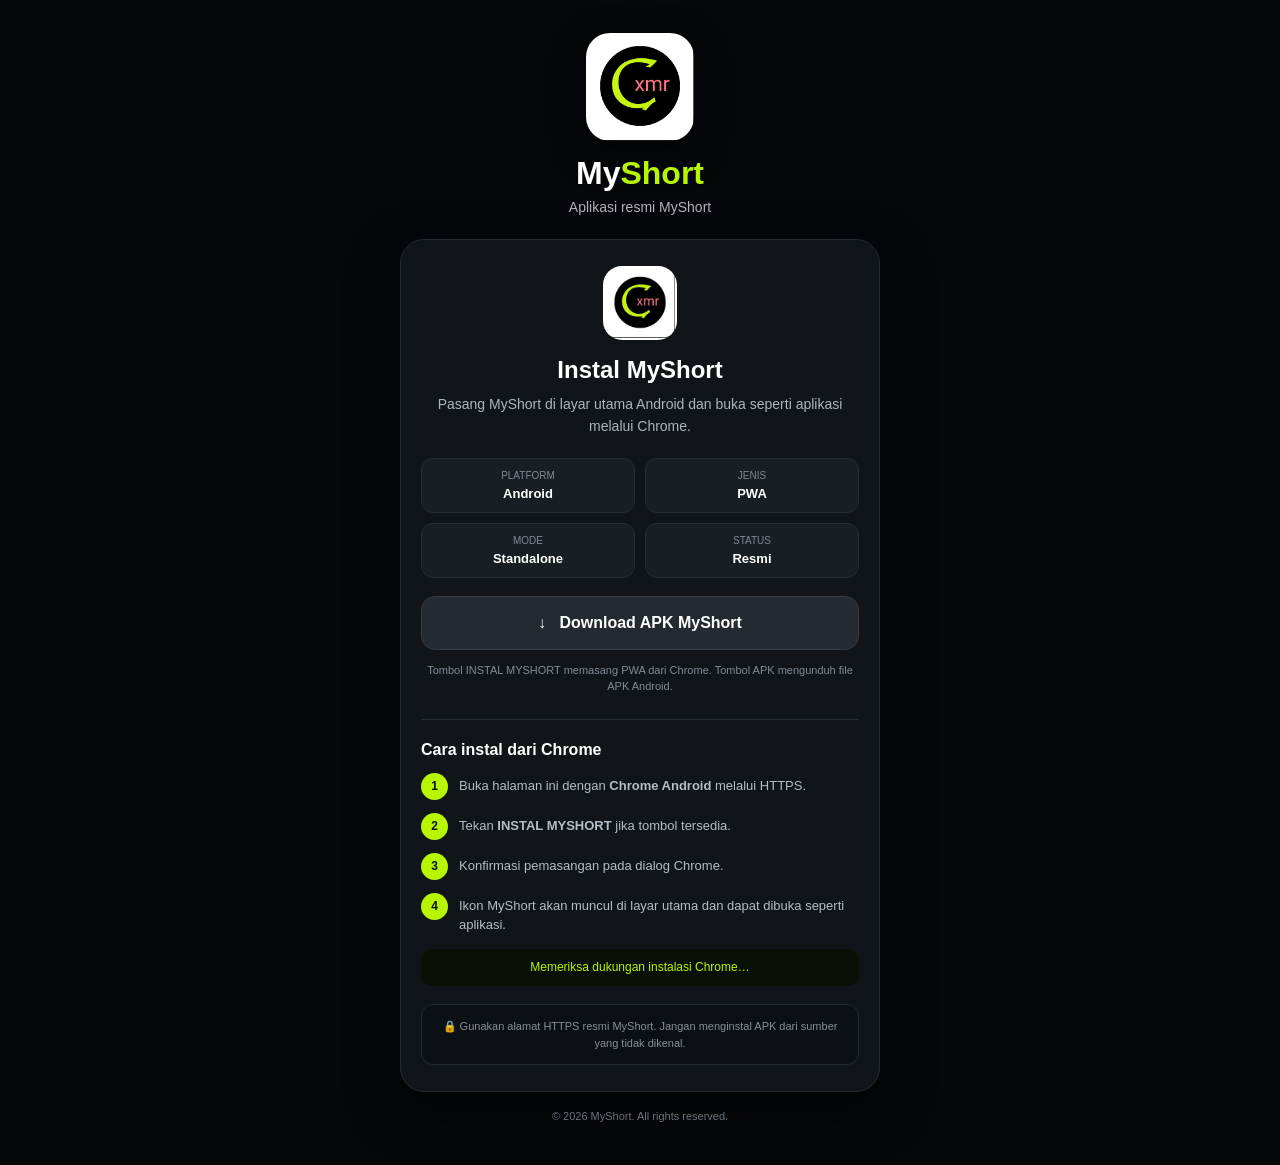
<file: index.html>
<!doctype html>
<html lang="id">
<head>
<meta charset="UTF-8">
<meta name="viewport" content="width=device-width,initial-scale=1,viewport-fit=cover">
<meta name="theme-color" content="#05070a">
<meta name="description" content="Aplikasi resmi MyShort untuk Android.">
<meta name="mobile-web-app-capable" content="yes">
<meta name="apple-mobile-web-app-capable" content="yes">
<link rel="manifest" href="./manifest.json">
<link rel="icon" href="./icon-192.png">
<link rel="apple-touch-icon" href="./icon-192.png">
<title>MyShort — Instal & Download</title>
<style>
*{box-sizing:border-box;margin:0;padding:0}body{min-height:100vh;padding:18px;background:#05070a;color:#fff;font-family:Arial,Helvetica,sans-serif;display:flex;justify-content:center}.page{width:100%;max-width:480px;text-align:center;padding:10px 0 25px}.logo{width:108px;height:108px;object-fit:contain;display:block;margin:5px auto 14px;border-radius:24px;box-shadow:0 12px 35px #0008}.brand{font-size:32px;font-weight:800}.brand span{color:#b7f500}.subtitle{margin:7px 0 24px;color:#aeb5bd;font-size:14px}.card{background:#11151a;border:1px solid #252b32;border-radius:24px;padding:26px 20px;box-shadow:0 18px 50px #0008}.app-icon{width:74px;height:74px;border-radius:19px;object-fit:cover;display:block;margin:0 auto 16px}h1{font-size:24px;margin-bottom:9px}.description{font-size:14px;line-height:1.6;color:#aeb5bd;margin-bottom:20px}.info{display:grid;grid-template-columns:1fr 1fr;gap:10px;margin-bottom:18px}.info-box{background:#191e24;border:1px solid #262d35;border-radius:12px;padding:11px 7px}.label{font-size:10px;color:#7f8994;text-transform:uppercase;margin-bottom:5px}.value{font-size:13px;font-weight:700}.btn{width:100%;min-height:54px;border:0;border-radius:14px;display:flex;align-items:center;justify-content:center;gap:8px;font-size:16px;font-weight:800;cursor:pointer;text-decoration:none}.install{background:#b7f500;color:#071000;box-shadow:0 8px 20px #b7f50030}.download{margin-top:11px;background:#242a31;color:#fff;border:1px solid #343c45}.note{margin-top:12px;color:#818b96;font-size:11px;line-height:1.5}.guide{text-align:left;margin-top:24px;padding-top:21px;border-top:1px solid #282e35}.guide h2{font-size:16px;margin-bottom:14px}.step{display:flex;gap:11px;margin-bottom:13px}.num{flex:0 0 27px;width:27px;height:27px;border-radius:50%;background:#b7f500;color:#071000;display:flex;align-items:center;justify-content:center;font-size:12px;font-weight:800}.step p{color:#b5bdc6;font-size:13px;line-height:1.5;padding-top:3px}.status{margin-top:14px;padding:10px 12px;border-radius:10px;background:#0b1007;color:#b7f500;font-size:12px;line-height:1.45}.security{margin-top:18px;padding:13px;background:#0c1014;border:1px solid #242a31;border-radius:12px;color:#858f99;font-size:11px;line-height:1.5}footer{margin-top:18px;color:#69737e;font-size:11px}[hidden]{display:none!important}@media(max-width:380px){.logo{width:92px;height:92px}.brand{font-size:28px}.card{padding:23px 17px}}
</style>
</head>
<body>
<main class="page">
<img src="./logo.png" alt="MyShort" class="logo">
<div class="brand">My<span>Short</span></div>
<div class="subtitle">Aplikasi resmi MyShort</div>
<section class="card">
<img src="./icon-192.png" alt="Ikon MyShort" class="app-icon">
<h1>Instal MyShort</h1>
<p class="description">Pasang MyShort di layar utama Android dan buka seperti aplikasi melalui Chrome.</p>
<div class="info">
<div class="info-box"><div class="label">Platform</div><div class="value">Android</div></div>
<div class="info-box"><div class="label">Jenis</div><div class="value">PWA</div></div>
<div class="info-box"><div class="label">Mode</div><div class="value">Standalone</div></div>
<div class="info-box"><div class="label">Status</div><div class="value">Resmi</div></div>
</div>
<button id="installButton" class="btn install" hidden>⬇ &nbsp; INSTAL MYSHORT</button>
<a href="MyShort_2.23.apk" download="MyShort_2.23.apk" class="btn download">↓ &nbsp; Download APK MyShort</a>
<div class="note">Tombol INSTAL MYSHORT memasang PWA dari Chrome. Tombol APK mengunduh file APK Android.</div>
<div class="guide">
<h2>Cara instal dari Chrome</h2>
<div class="step"><div class="num">1</div><p>Buka halaman ini dengan <b>Chrome Android</b> melalui HTTPS.</p></div>
<div class="step"><div class="num">2</div><p>Tekan <b>INSTAL MYSHORT</b> jika tombol tersedia.</p></div>
<div class="step"><div class="num">3</div><p>Konfirmasi pemasangan pada dialog Chrome.</p></div>
<div class="step"><div class="num">4</div><p>Ikon MyShort akan muncul di layar utama dan dapat dibuka seperti aplikasi.</p></div>
</div>
<div id="status" class="status">Memeriksa dukungan instalasi Chrome…</div>
<div class="security">🔒 Gunakan alamat HTTPS resmi MyShort. Jangan menginstal APK dari sumber yang tidak dikenal.</div>
</section>
<footer>© 2026 MyShort. All rights reserved.</footer>
</main>
<script>
let deferredPrompt=null;
const btn=document.getElementById("installButton"),status=document.getElementById("status");
const standalone=()=>window.matchMedia("(display-mode: standalone)").matches||window.navigator.standalone===true;
if(standalone())status.textContent="✓ MyShort sedang berjalan sebagai aplikasi.";
window.addEventListener("beforeinstallprompt",e=>{e.preventDefault();deferredPrompt=e;btn.hidden=false;status.textContent="✓ MyShort siap dipasang sebagai aplikasi.";});
btn.addEventListener("click",async()=>{if(!deferredPrompt){status.textContent="Tombol instal belum tersedia. Gunakan Chrome Android melalui HTTPS lalu buka menu ⋮ > Instal aplikasi jika tersedia.";return;}deferredPrompt.prompt();const r=await deferredPrompt.userChoice;status.textContent=r.outcome==="accepted"?"✓ Instalasi MyShort dikonfirmasi.":"Instalasi dibatalkan. Anda dapat mencoba lagi.";deferredPrompt=null;btn.hidden=true;});
window.addEventListener("appinstalled",()=>{btn.hidden=true;status.textContent="✓ MyShort berhasil dipasang.";});
if("serviceWorker"in navigator)window.addEventListener("load",()=>navigator.serviceWorker.register("./service-worker.js").catch(console.error));
</script>
</body>
</html>
</file>
